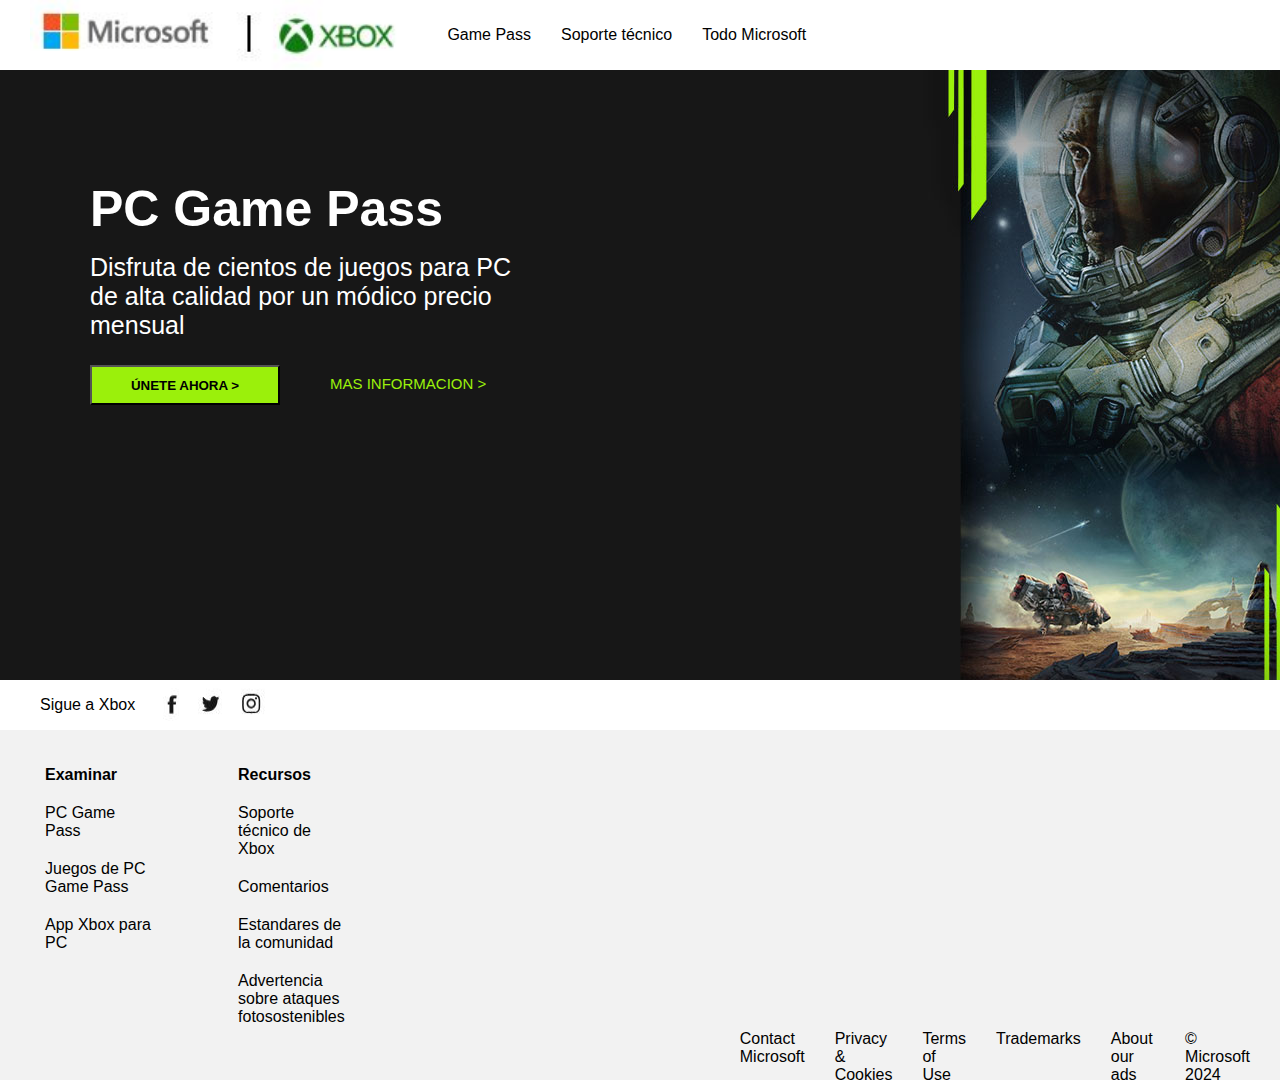
<file: Pregunta1/index.html>
<!DOCTYPE html>
<html lang="en">
<head>
    <title>XBOX</title>
    <link rel="stylesheet" href="/Pregunta1/estilo.css">
</head>
<body>
    <header>
        <img src="/Pregunta1/logo.JPG">
        <ol>
            <li>Game Pass</li>
            <li>Soporte técnico</li>
            <li>Todo Microsoft</li>
        </ol>
    </header>
    <section class="centro">
        <article>
            <h1>PC Game Pass</h1>
            <img src="/Pregunta1/banner.jpg" alt="Imagen de fondo" class="background-img">
            <p>Disfruta de cientos de juegos para PC de alta calidad por un módico precio mensual</p>
            <aside>
            <button type="button"><b>ÚNETE AHORA ></b></button>
            <p id="especial">MAS INFORMACION ></p>
            </aside>
        </article>
    </section>
    <section>
        <article class="medio">
            <p>Sigue a Xbox</p>
            <img src="/Pregunta1/facebook.JPG">
            <img src="/Pregunta1/twitter.JPG">
            <img src="/Pregunta1/instagram.JPG">
        </article>
    </section>
    <footer>
        <ol id="list1">
            <li><b>Examinar</b></li>
            <li>PC Game Pass</li>
            <li>Juegos de PC Game Pass</li>
            <li>App Xbox para PC</li>
        </ol>
        <ol id="list2">
            <li><b>Recursos</b></li>
            <li>Soporte técnico de Xbox</li>
            <li>Comentarios</li>
            <li>Estandares de la comunidad</li>
            <li>Advertencia sobre ataques fotosostenibles</li>
        </ol>
        <ol id="list3">
            <li>Contact Microsoft</li>
            <li>Privacy & Cookies</li>
            <li>Terms of Use</li>
            <li>Trademarks</li>
            <li>About our ads</li>
            <li>© Microsoft 2024</li>

        </ol>

    </footer>

</body>
</html>
</file>
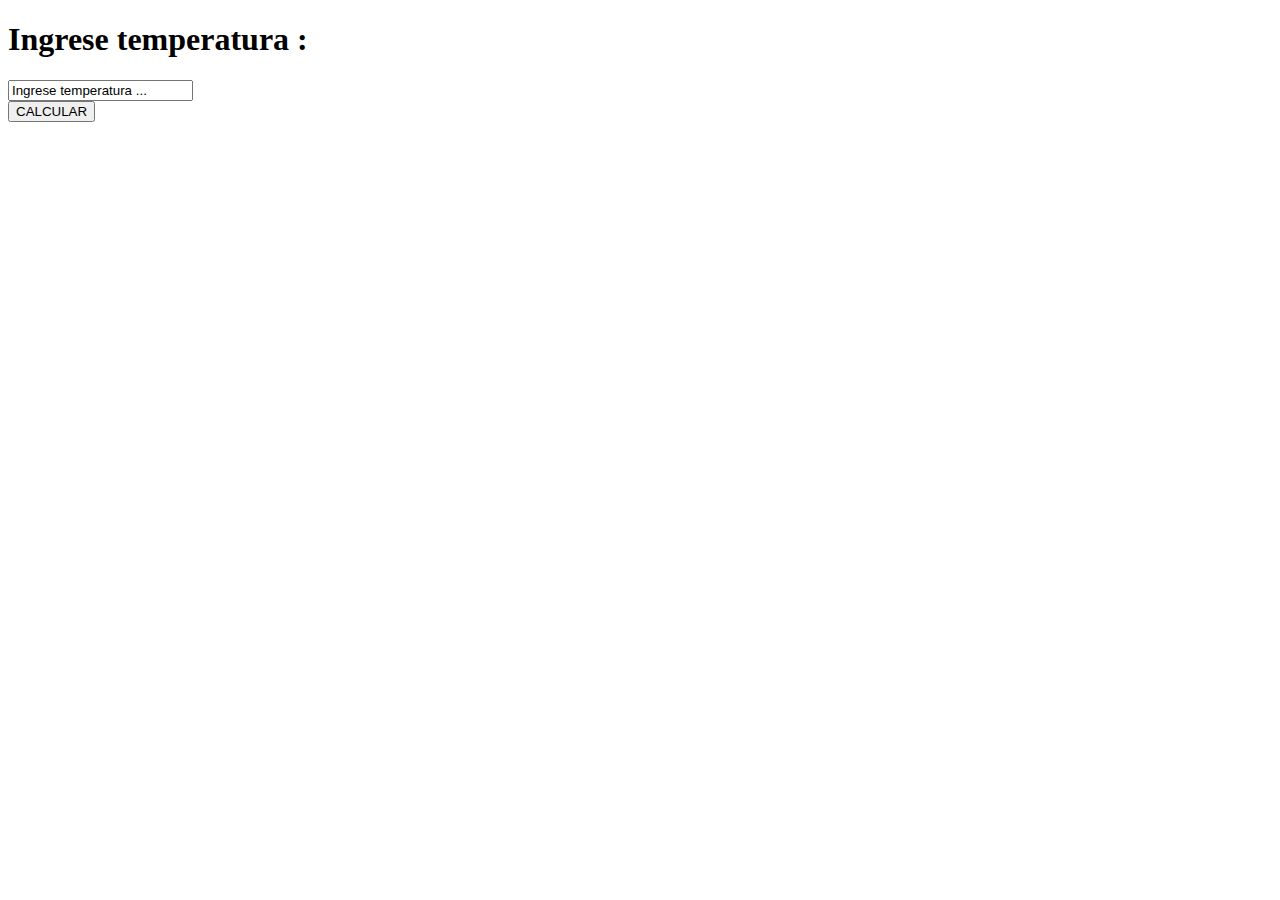
<file: Pregunta2/index.html>
<!DOCTYPE html>
<html lang="en">
<head>
    <title>Calculo de temperatura</title>
    <script src="/Pregunta2/script.js"></script>
</head>
<body>
    <h1>Ingrese temperatura :</h1>
    <input type="text" id="fname" value="Ingrese temperatura ..."><br>
    <button type="button" onclick="calcularTemperatura()">CALCULAR</button>
    <p id="resultado"></p>
</body>
</html>
</file>
<file: Pregunta1/estilo.css>
body {
    margin: 0px;
}


header {
    background-color: white;
    height: 70px;
    display: flex;
}

header ol{
    display: flex;
    list-style-type: none;
    
}

header li {
    padding-right: 30px;
    font-family: 'Segoe UI', Tahoma, Geneva, Verdana, sans-serif;
    margin-top: 10px;
    
}

header img{
    margin-left: 30px;
}


.centro {
    background-image: url("file:///C:/Users/L35231/Desktop/Examen/Pregunta1/banner.jpg");
    height: 600px;
}


.centro h1 {
    font-family: 'Segoe UI', Tahoma, Geneva, Verdana, sans-serif;
    color: white;
    font-size: 50px;
    margin-top: 10px;
    margin-left: 90px;
    padding-top: 100px;
    margin-bottom: 10px;

}

.centro p {
    font-family: 'Segoe UI', Tahoma, Geneva, Verdana, sans-serif;
    color: white;
    font-size: 25px;
    margin-left: 90px;
    max-width: 450px;
    padding-top: 5px;
    margin-top: 10px;


}
.background-img {
    position: absolute;
    top: 0;
    left: 0;
    z-index: -1; /* Para colocar la imagen detrás del texto */
  }
#especial {
    color: #9BF00B;
    font-size: 15px;
    margin-left: 50px;
    margin-top: 5px;
}

aside button {
    background-color: #9BF00B;
    color: black;
    font-family: 'Segoe UI', Tahoma, Geneva, Verdana, sans-serif;
    width: 190px;
    height: 40px;
    margin-left: 90px;
    margin-bottom: 0px;
}

aside {
    display: flex;
}










.medio {
    display: flex;
    background-color: white;
}

.medio p {
    margin-left: 40px;
    margin-right: 20px;
    font-family: 'Segoe UI', Tahoma, Geneva, Verdana, sans-serif;
}


footer {
    display: flex;
    background-color: #F2F2F2;
    height: 350px;
}

footer ol {
    margin-left: 5px;

}

footer li {
    list-style-type: none;
}

#list1 li {
    margin-top: 20px;
    font-family: 'Segoe UI', Tahoma, Geneva, Verdana, sans-serif;
    margin-right: 40px;

}


#list2 li{
    margin-top: 20px;
    font-family: 'Segoe UI', Tahoma, Geneva, Verdana, sans-serif;
    margin-right: 350px;
}

#list3 {
    display: flex;
    flex-direction: row;
    margin-top: 300px;
}

#list3 li {
    padding-right: 30px;
    font-family: 'Segoe UI', Tahoma, Geneva, Verdana, sans-serif;

}
</file>
